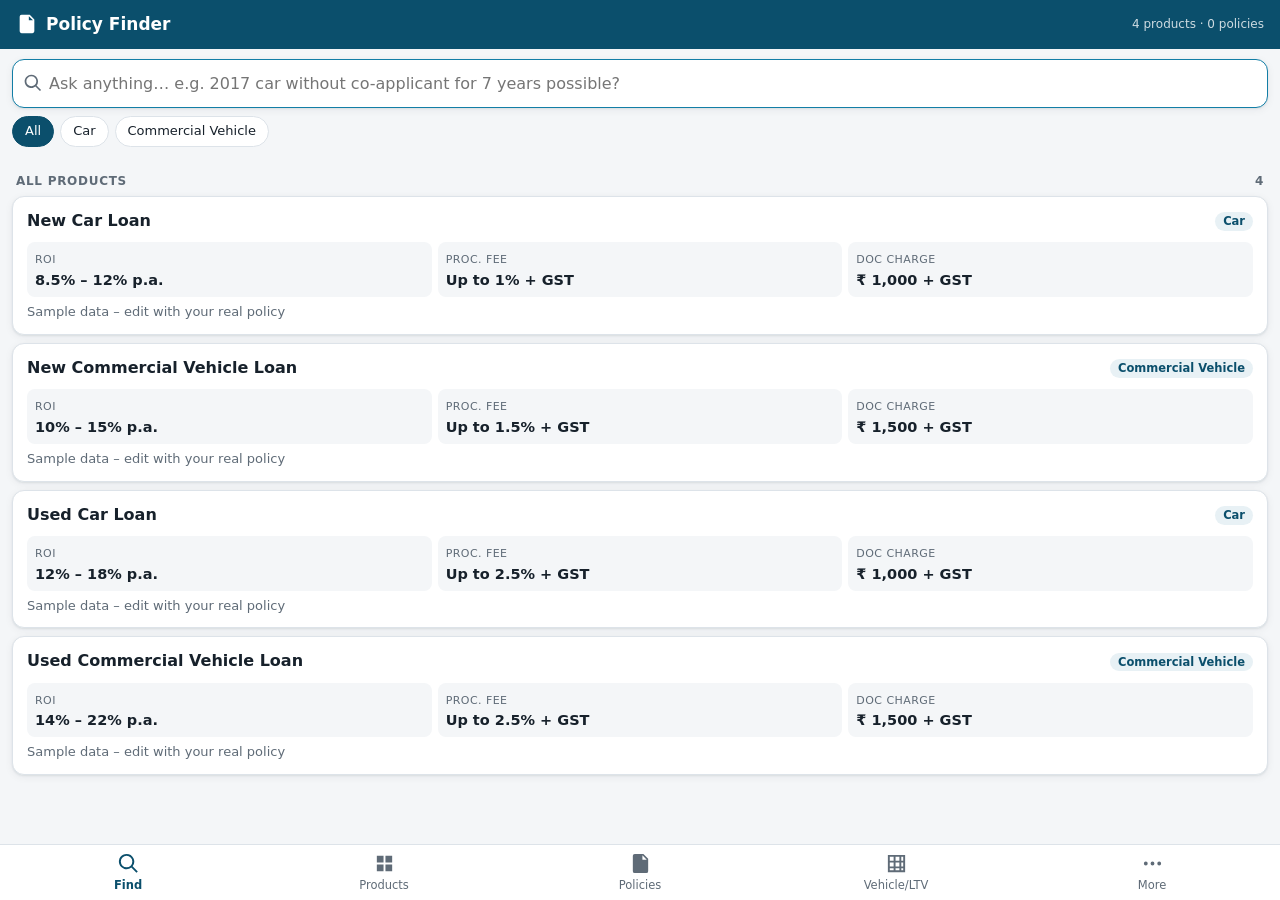
<file: policy-finder/app/src/main/assets/www/index.html>
<!doctype html>
<html lang="en">
<head>
<meta charset="utf-8">
<meta name="viewport" content="width=device-width, initial-scale=1, viewport-fit=cover">
<title>Policy Finder</title>
<link rel="stylesheet" href="app.css">
</head>
<body>
<header class="topbar">
  <div class="brand">
    <svg viewBox="0 0 24 24" width="22" height="22" aria-hidden="true"><path fill="currentColor" d="M6 2h9l5 5v13a2 2 0 0 1-2 2H6a2 2 0 0 1-2-2V4a2 2 0 0 1 2-2zm8 1.5V8h4.5L14 3.5zM8 12h8v1.6H8V12zm0 3.4h6v1.6H8v-1.6z"/></svg>
    <span id="title">Policy Finder</span>
  </div>
  <span class="sub" id="subtitle">Car &amp; CV</span>
</header>

<main id="view"></main>

<nav class="tabs" id="tabs">
  <button data-tab="search" class="active"><svg viewBox="0 0 24 24"><path d="M10 2a8 8 0 0 1 6.3 12.9l5.4 5.4-1.4 1.4-5.4-5.4A8 8 0 1 1 10 2zm0 2a6 6 0 1 0 0 12 6 6 0 0 0 0-12z"/></svg><span>Find</span></button>
  <button data-tab="products"><svg viewBox="0 0 24 24"><path d="M4 4h7v7H4V4zm9 0h7v7h-7V4zM4 13h7v7H4v-7zm9 0h7v7h-7v-7z"/></svg><span>Products</span></button>
  <button data-tab="docs"><svg viewBox="0 0 24 24"><path d="M6 2h9l5 5v13a2 2 0 0 1-2 2H6a2 2 0 0 1-2-2V4a2 2 0 0 1 2-2zm8 1.5V8h4.5L14 3.5z"/></svg><span>Policies</span></button>
  <button data-tab="grids"><svg viewBox="0 0 24 24"><path d="M3 3h18v18H3V3zm2 2v4h4V5H5zm6 0v4h4V5h-4zm6 0v4h2V5h-2zM5 11v4h4v-4H5zm6 0v4h4v-4h-4zm6 0v4h2v-4h-2zM5 17v2h4v-2H5zm6 0v2h4v-2h-4zm6 0v2h2v-2h-2z"/></svg><span>Vehicle/LTV</span></button>
  <button data-tab="more"><svg viewBox="0 0 24 24"><path d="M5 10a2 2 0 1 1 0 4 2 2 0 0 1 0-4zm7 0a2 2 0 1 1 0 4 2 2 0 0 1 0-4zm7 0a2 2 0 1 1 0 4 2 2 0 0 1 0-4z"/></svg><span>More</span></button>
</nav>

<div id="sheet" class="sheet hidden" role="dialog" aria-modal="true">
  <div class="sheet-head">
    <button class="icon-btn" id="sheetClose" aria-label="Close"><svg viewBox="0 0 24 24"><path d="M15.4 6.4 14 5l-7 7 7 7 1.4-1.4L9.8 12z"/></svg></button>
    <h2 id="sheetTitle"></h2>
    <div id="sheetActions"></div>
  </div>
  <div class="sheet-body" id="sheetBody"></div>
</div>

<div id="toast" class="toast hidden"></div>

<script src="lib/pdf.min.js"></script>
<script src="db.js"></script>
<script src="search.js"></script>
<script src="qa.js"></script>
<script src="engine.js"></script>
<script src="lib/ocr/tesseract.min.js"></script>
<script src="seed.js"></script>
<script src="app.js"></script>
</body>
</html>
</file>
<file: policy-finder/app/src/main/assets/www/app.css>
:root {
  --bg: #f4f6f8;
  --card: #ffffff;
  --text: #17212b;
  --muted: #5f6b77;
  --line: #dde3e9;
  --brand: #0b4f6c;
  --brand-2: #127ea6;
  --accent: #f2a541;
  --ok: #1f8a4c;
  --warn: #b86e00;
  --bad: #c0392b;
  --hl: #fff1c2;
  --cell-hl: #d7eef7;
  --cell-hit: #0b4f6c;
  --chip: #e8f1f5;
  --shadow: 0 1px 2px rgba(16, 32, 48, .08), 0 2px 8px rgba(16, 32, 48, .06);
}
@media (prefers-color-scheme: dark) {
  :root {
    --bg: #0f1418;
    --card: #182027;
    --text: #e6edf2;
    --muted: #9aa8b4;
    --line: #2a353e;
    --brand: #4fb3d9;
    --brand-2: #7cc8e6;
    --hl: #5a4a12;
    --cell-hl: #1d3a48;
    --cell-hit: #4fb3d9;
    --chip: #1f2c35;
    --shadow: none;
  }
}
* { box-sizing: border-box; -webkit-tap-highlight-color: transparent; }
html, body { margin: 0; height: 100%; }
body {
  font-family: system-ui, -apple-system, "Segoe UI", Roboto, sans-serif;
  background: var(--bg); color: var(--text); font-size: 15px; line-height: 1.45;
  display: flex; flex-direction: column; overflow: hidden;
}
button, input, select, textarea { font: inherit; color: inherit; }
svg { fill: currentColor; }

.topbar {
  background: #0b4f6c; color: #fff; padding: 12px 16px;
  display: flex; align-items: center; justify-content: space-between; flex: 0 0 auto;
}
.brand { display: flex; align-items: center; gap: 8px; font-weight: 650; font-size: 17px; }
.topbar .sub { font-size: 12px; opacity: .8; }

main { flex: 1 1 auto; overflow-y: auto; padding: 12px 12px 24px; -webkit-overflow-scrolling: touch; }

.tabs {
  flex: 0 0 auto; display: flex; background: var(--card); border-top: 1px solid var(--line);
  padding-bottom: env(safe-area-inset-bottom);
}
.tabs button {
  flex: 1; border: 0; background: none; padding: 7px 0 6px; display: flex; flex-direction: column;
  align-items: center; gap: 2px; font-size: 11.5px; color: var(--muted);
}
.tabs button svg { width: 23px; height: 23px; }
.tabs button.active { color: var(--brand); font-weight: 600; }

.searchbox { position: sticky; top: -12px; z-index: 2; background: var(--bg); padding: 0 0 8px; margin-top: -2px; }
.searchbox .field { display: flex; align-items: center; background: var(--card); border: 1.5px solid var(--line); border-radius: 12px; padding: 0 10px; box-shadow: var(--shadow); }
.searchbox .field:focus-within { border-color: var(--brand-2); }
.searchbox input { flex: 1; border: 0; outline: 0; background: transparent; padding: 12px 6px; font-size: 16px; min-width: 0; }
.searchbox svg { width: 20px; height: 20px; color: var(--muted); flex: 0 0 auto; }

.chips { display: flex; gap: 6px; overflow-x: auto; padding: 8px 0 2px; scrollbar-width: none; }
.chips::-webkit-scrollbar { display: none; }
.chip { flex: 0 0 auto; border: 1px solid var(--line); background: var(--card); border-radius: 999px; padding: 5px 12px; font-size: 13px; white-space: nowrap; }
.chip.on { background: var(--brand); border-color: var(--brand); color: #fff; }

.section-title { font-size: 12px; font-weight: 700; letter-spacing: .06em; text-transform: uppercase; color: var(--muted); margin: 16px 4px 6px; display: flex; justify-content: space-between; align-items: center; }

.card { background: var(--card); border: 1px solid var(--line); border-radius: 12px; padding: 12px 14px; margin-bottom: 8px; box-shadow: var(--shadow); }
.card.tap { cursor: pointer; }
.card.tap:active { transform: scale(.995); }
.card h3 { margin: 0 0 2px; font-size: 16px; }
.card .meta { color: var(--muted); font-size: 13px; }
.card .snip { font-size: 13.5px; margin-top: 6px; color: var(--text); }
.card .row { display: flex; justify-content: space-between; align-items: center; gap: 8px; }
.badge { display: inline-block; font-size: 11.5px; padding: 1px 8px; border-radius: 999px; background: var(--chip); color: var(--brand); font-weight: 600; white-space: nowrap; }
.badge.rule { background: #fdeccf; color: #8a4f00; }
.badge.grid { background: #e5f4ea; color: #1f6b3d; }
.badge.doc { background: #ece8fb; color: #4a3a9a; }
@media (prefers-color-scheme: dark) {
  .badge.rule { background: #3d2e12; color: #f2c47a; }
  .badge.grid { background: #173326; color: #8fd6aa; }
  .badge.doc { background: #2a2545; color: #b9adf2; }
}
mark { background: var(--hl); color: inherit; padding: 0 1px; border-radius: 3px; }

.kv { display: grid; grid-template-columns: repeat(3, 1fr); gap: 6px; margin-top: 8px; }
.kv div { background: var(--bg); border-radius: 8px; padding: 6px 8px; min-width: 0; }
.kv b { display: block; font-size: 14.5px; overflow-wrap: anywhere; }
.kv span { font-size: 11px; color: var(--muted); text-transform: uppercase; letter-spacing: .04em; }

.detail-table { width: 100%; border-collapse: collapse; }
.detail-table td { padding: 8px 4px; border-bottom: 1px solid var(--line); vertical-align: top; }
.detail-table td:first-child { color: var(--muted); width: 38%; font-size: 13.5px; }
.pre { white-space: pre-wrap; }

.empty { text-align: center; color: var(--muted); padding: 32px 16px; }
.empty svg { width: 46px; height: 46px; opacity: .4; }

.btn { border: 0; border-radius: 10px; padding: 10px 14px; background: var(--brand); color: #fff; font-weight: 600; display: inline-flex; align-items: center; gap: 6px; justify-content: center; }
.btn.secondary { background: var(--chip); color: var(--brand); }
.btn.danger { background: transparent; color: var(--bad); border: 1px solid var(--bad); }
.btn.small { padding: 6px 10px; font-size: 13px; border-radius: 8px; }
.btn.block { width: 100%; }
.btn-row { display: flex; gap: 8px; flex-wrap: wrap; margin: 8px 0; }
.fab { position: fixed; right: 18px; bottom: 76px; width: 56px; height: 56px; border-radius: 16px; background: var(--accent); color: #2a1a00; border: 0; box-shadow: 0 4px 14px rgba(0,0,0,.25); font-size: 28px; line-height: 1; z-index: 5; }
.icon-btn { border: 0; background: none; padding: 8px; border-radius: 50%; display: inline-flex; }
.icon-btn svg { width: 24px; height: 24px; }

label.f { display: block; margin: 10px 0 0; font-size: 13px; color: var(--muted); font-weight: 600; }
.input, textarea.input, select.input {
  width: 100%; border: 1.5px solid var(--line); background: var(--card); border-radius: 10px; padding: 10px 12px; margin-top: 4px; outline: 0;
}
.input:focus { border-color: var(--brand-2); }
textarea.input { min-height: 74px; resize: vertical; }
.two { display: grid; grid-template-columns: 1fr 1fr; gap: 8px; }
.hint { font-size: 12.5px; color: var(--muted); margin-top: 4px; }

.sheet { position: fixed; inset: 0; background: var(--bg); z-index: 20; display: flex; flex-direction: column; }
.sheet.hidden { display: none; }
.sheet-head { display: flex; align-items: center; gap: 4px; background: var(--card); border-bottom: 1px solid var(--line); padding: 4px 8px; flex: 0 0 auto; }
.sheet-head h2 { flex: 1; font-size: 17px; margin: 0; white-space: nowrap; overflow: hidden; text-overflow: ellipsis; }
.sheet-body { flex: 1; overflow: auto; padding: 12px; }
#sheetActions { display: flex; gap: 6px; }

.toast { position: fixed; left: 50%; bottom: 84px; transform: translateX(-50%); background: #222; color: #fff; padding: 9px 16px; border-radius: 999px; font-size: 14px; z-index: 40; max-width: 90%; text-align: center; }
.toast.hidden { display: none; }

/* grid */
.grid-wrap { overflow: auto; border: 1px solid var(--line); border-radius: 10px; background: var(--card); max-height: 62vh; }
table.ltv { border-collapse: separate; border-spacing: 0; font-size: 14px; min-width: 100%; }
table.ltv th, table.ltv td { border-right: 1px solid var(--line); border-bottom: 1px solid var(--line); padding: 8px 10px; text-align: center; white-space: nowrap; }
table.ltv thead th { position: sticky; top: 0; background: var(--chip); z-index: 1; font-weight: 650; }
table.ltv tbody th { position: sticky; left: 0; background: var(--chip); text-align: left; font-weight: 600; z-index: 1; }
table.ltv thead th.corner { left: 0; z-index: 2; font-size: 11.5px; color: var(--muted); text-align: left; }
table.ltv td.x, table.ltv th.x { background: var(--cell-hl); }
table.ltv td.hit { background: var(--cell-hit); color: #fff; font-weight: 700; }
table.ltv td[contenteditable="true"], table.ltv th[contenteditable="true"] { outline: none; min-width: 56px; }
table.ltv td[contenteditable="true"]:focus, table.ltv th[contenteditable="true"]:focus { box-shadow: inset 0 0 0 2px var(--brand-2); }
.result-box { background: var(--brand); color: #fff; border-radius: 12px; padding: 12px 14px; margin: 10px 0; }
.result-box .big { font-size: 26px; font-weight: 750; }
.result-box .small { opacity: .85; font-size: 13px; }

/* viewer */
.viewer-img { width: 100%; height: auto; display: block; border-radius: 8px; background: #fff; }
.zoomwrap { overflow: auto; touch-action: pan-x pan-y; }
.pdf-pages canvas { display: block; margin: 0 auto 10px; background: #fff; box-shadow: var(--shadow); max-width: none; }
.pdf-bar { position: sticky; top: -12px; z-index: 2; background: var(--bg); padding: 6px 0; display: flex; gap: 6px; align-items: center; flex-wrap: wrap; }
.pg-label { font-size: 12px; color: var(--muted); text-align: center; margin-bottom: 4px; }

.thumbs { display: grid; grid-template-columns: repeat(auto-fill, minmax(92px, 1fr)); gap: 8px; }
.thumb { aspect-ratio: 3/4; border-radius: 10px; overflow: hidden; background: var(--chip); display: flex; align-items: center; justify-content: center; position: relative; border: 1px solid var(--line); }
.thumb img { width: 100%; height: 100%; object-fit: cover; }
.thumb .lbl { position: absolute; bottom: 0; left: 0; right: 0; font-size: 11px; background: rgba(0,0,0,.55); color: #fff; padding: 3px 5px; white-space: nowrap; overflow: hidden; text-overflow: ellipsis; }
.pdf-icon { font-weight: 800; color: var(--bad); font-size: 20px; }

.emi-out { display: grid; grid-template-columns: 1fr 1fr; gap: 8px; margin-top: 12px; }
.emi-out div { background: var(--card); border: 1px solid var(--line); border-radius: 10px; padding: 10px; }
.emi-out b { display: block; font-size: 18px; }
.emi-out span { font-size: 12px; color: var(--muted); }

.list-item { display: flex; align-items: center; gap: 10px; }
.list-item .grow { flex: 1; min-width: 0; }
.ellip { white-space: nowrap; overflow: hidden; text-overflow: ellipsis; }
.progress { height: 4px; background: var(--line); border-radius: 4px; overflow: hidden; margin: 8px 0; }
.progress div { height: 100%; background: var(--brand-2); width: 0; transition: width .2s; }
.notice { background: #fff6e0; border: 1px solid #f1d38c; color: #6b4a00; border-radius: 10px; padding: 10px 12px; font-size: 13.5px; margin-bottom: 10px; }
@media (prefers-color-scheme: dark) { .notice { background: #33290f; border-color: #5c4a19; color: #f1d38c; } }

/* question answer */
.answer { background: var(--card); border: 2px solid var(--line); border-radius: 14px; padding: 12px 14px; margin-bottom: 12px; box-shadow: var(--shadow); }
.answer .verdict { font-size: 26px; font-weight: 800; letter-spacing: .02em; }
.answer .vsub { font-weight: 600; margin-bottom: 4px; }
.answer.v-NO { border-color: var(--bad); } .answer.v-NO .verdict { color: var(--bad); }
.answer.v-YES { border-color: var(--ok); } .answer.v-YES .verdict { color: var(--ok); }
.answer.v-COND { border-color: var(--warn); } .answer.v-COND .verdict { color: var(--warn); }
.answer.v-UNCLEAR .verdict, .answer.v-NOTFOUND .verdict { color: var(--muted); }
.answer .why { font-size: 12px; font-weight: 700; text-transform: uppercase; letter-spacing: .05em; color: var(--muted); margin: 10px 0 6px; }
.answer .ev { border-left: 3px solid var(--line); padding: 4px 0 4px 10px; margin-bottom: 8px; }
.answer .ev .q { font-size: 14.5px; }
.answer .ev .src { font-size: 12px; color: var(--muted); margin-top: 2px; }
.answer b.v-NO { color: var(--bad); } .answer b.v-YES { color: var(--ok); } .answer b.v-COND { color: var(--warn); }
.answer .disc { font-size: 11.5px; color: var(--muted); margin-top: 6px; }

/* decision engine */
.answer.engine .verdict { font-size: 22px; }
.fchips { display: flex; flex-wrap: wrap; gap: 6px; margin: 4px 0 6px; }
.fchip { border: 1px solid var(--line); background: var(--chip); color: var(--text); border-radius: 999px; padding: 4px 10px; font-size: 13px; font-weight: 600; }
.fchip span { color: var(--muted); font-weight: 500; margin-right: 2px; }
.fchip.ans { border-color: var(--brand-2); }
.ask { background: var(--chip); border-radius: 12px; padding: 10px 12px; margin: 8px 0; }
.ask .ask-q { font-weight: 700; font-size: 15.5px; }
.ask.small .ask-q { font-size: 14px; font-weight: 600; }
.chk { display: flex; gap: 8px; padding: 6px 0; border-bottom: 1px solid var(--line); }
.chk:last-of-type { border-bottom: 0; }
.chk .ci { flex: 0 0 auto; width: 22px; text-align: center; }
.chk .src { font-size: 12px; color: var(--muted); margin-top: 2px; }
ul.poss { margin: 4px 0 6px; padding-left: 20px; }
ul.poss li { margin: 3px 0; }
.cond-row { display: grid; grid-template-columns: 1fr 70px 1fr auto; gap: 6px; align-items: center; margin: 6px 0; }
</file>
